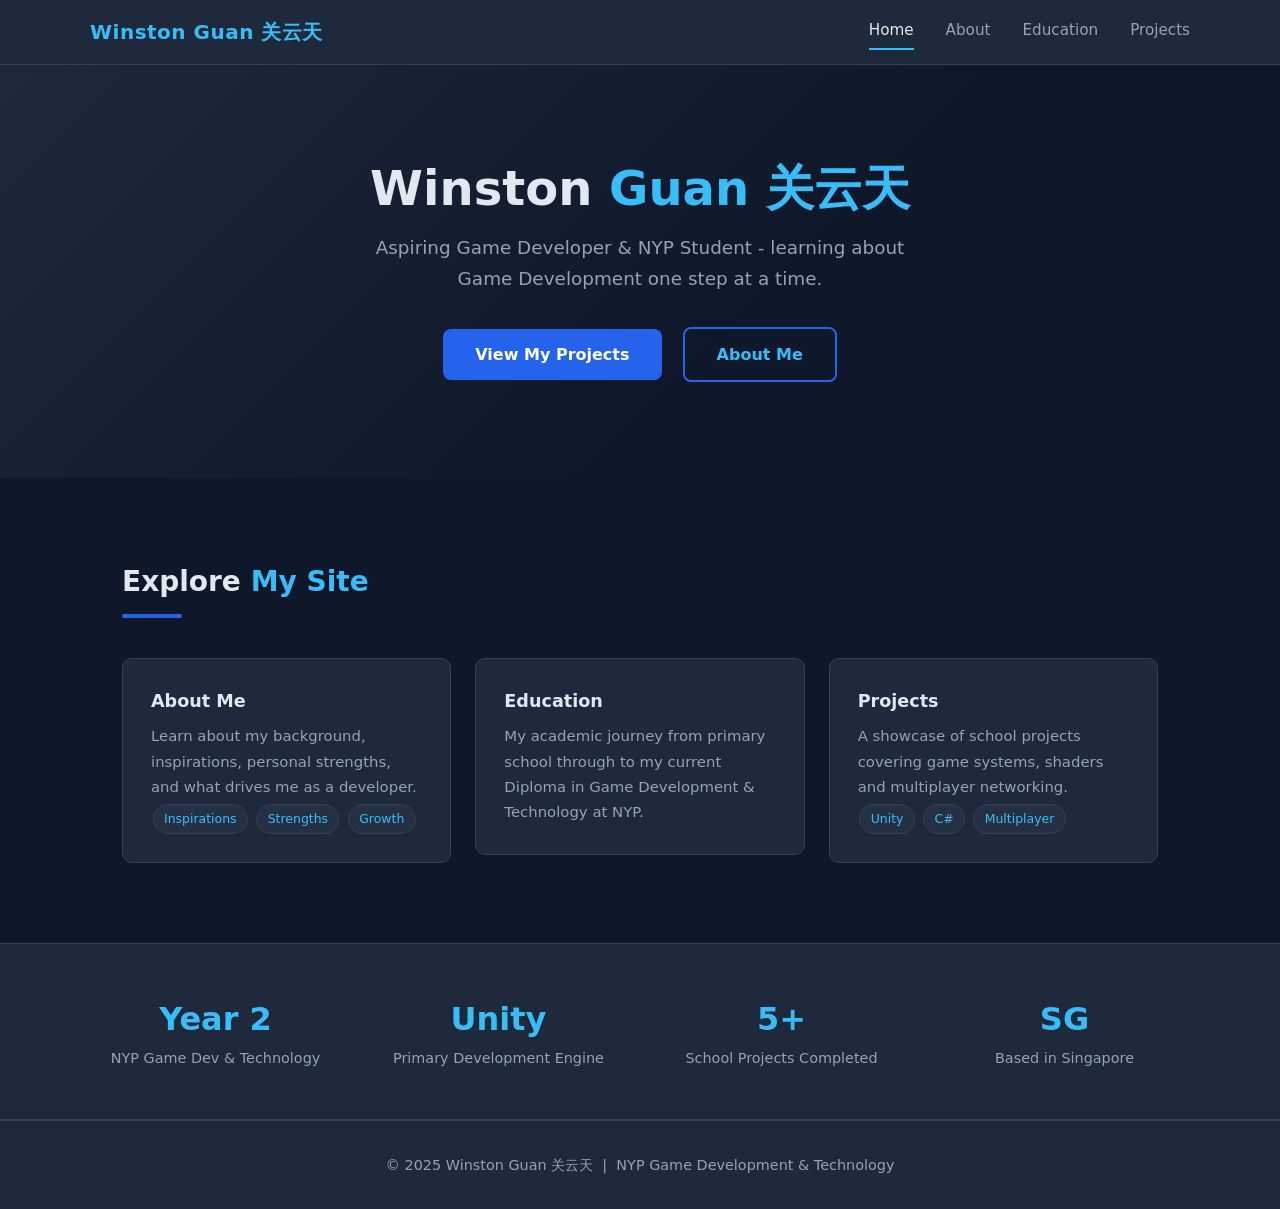
<file: index.html>
<!DOCTYPE html>
<html lang="en">
<head>
  <meta charset="UTF-8">
  <meta name="viewport" content="width=device-width, initial-scale=1.0">
  <title>Winston Guan — Game Developer Portfolio</title>
  <link rel="stylesheet" href="css/style.css">
</head>
<body>

  <header>
    <div class="nav-inner">
      <span class="nav-logo">Winston Guan 关云天</span>
      <nav>
        <a href="index.html" class="active">Home</a>
        <a href="aboutme.html">About</a>
        <a href="education.html">Education</a>
        <a href="projects.html">Projects</a>
      </nav>
    </div>
  </header>

  <!-- Hero Section -->
  <section class="hero">
    <h1>Winston <span>Guan 关云天</span></h1>
    <p>
      Aspiring Game Developer &amp; NYP Student - learning about Game Development
      one step at a time.
    </p>
    <a href="projects.html" class="btn">View My Projects</a>
    <a href="aboutme.html" class="btn btn-outline">About Me</a>
  </section>

  <!-- Quick Nav Cards -->
  <div class="container">
    <h2 class="section-title">Explore <span>My Site</span></h2>
    <div class="section-divider"></div>

    <div class="card-grid">

      <a href="aboutme.html" style="text-decoration: none;">
        <div class="card">
          <h3>About Me</h3>
          <p>
            Learn about my background, inspirations, personal strengths, 
            and what drives me as a developer.
          </p>
          <span class="tag">Inspirations</span>
          <span class="tag">Strengths</span>
          <span class="tag">Growth</span>
        </div>
      </a>

      <a href="education.html" style="text-decoration: none;">
        <div class="card">
          <h3>Education</h3>
          <p>
            My academic journey from primary school through to my current 
            Diploma in Game Development & Technology at NYP.
          </p>
        </div>
      </a>

      <a href="projects.html" style="text-decoration: none;">
        <div class="card">
          <h3>Projects</h3>
          <p>
            A showcase of school projects covering game systems, shaders and 
            multiplayer networking.
          </p>
          <span class="tag">Unity</span>
          <span class="tag">C#</span>
          <span class="tag">Multiplayer</span>
        </div>
      </a>

    </div>
  </div>

  <!-- Brief Intro Strip -->
  <div style="background: var(--surface); border-top: 1px solid var(--border); border-bottom: 1px solid var(--border); padding: 3rem 2rem;">
    <div style="max-width: 1100px; margin: 0 auto; display: grid; grid-template-columns: repeat(auto-fit, minmax(200px, 1fr)); gap: 2rem; text-align: center;">
      <div>
        <div style="font-size: 2rem; font-weight: 800; color: var(--accent);">Year 2</div>
        <div style="color: var(--text-muted); font-size: 0.9rem;">NYP Game Dev & Technology</div>
      </div>
      <div>
        <div style="font-size: 2rem; font-weight: 800; color: var(--accent);">Unity</div>
        <div style="color: var(--text-muted); font-size: 0.9rem;">Primary Development Engine</div>
      </div>
      <div>
        <div style="font-size: 2rem; font-weight: 800; color: var(--accent);">5+</div>
        <div style="color: var(--text-muted); font-size: 0.9rem;">School Projects Completed</div>
      </div>
      <div>
        <div style="font-size: 2rem; font-weight: 800; color: var(--accent);">SG</div>
        <div style="color: var(--text-muted); font-size: 0.9rem;">Based in Singapore</div>
      </div>
    </div>
  </div>

  <footer>
    <p>© 2025 Winston Guan 关云天 &nbsp;|&nbsp; NYP Game Development & Technology</p>
  </footer>

</body>
</html>
</file>
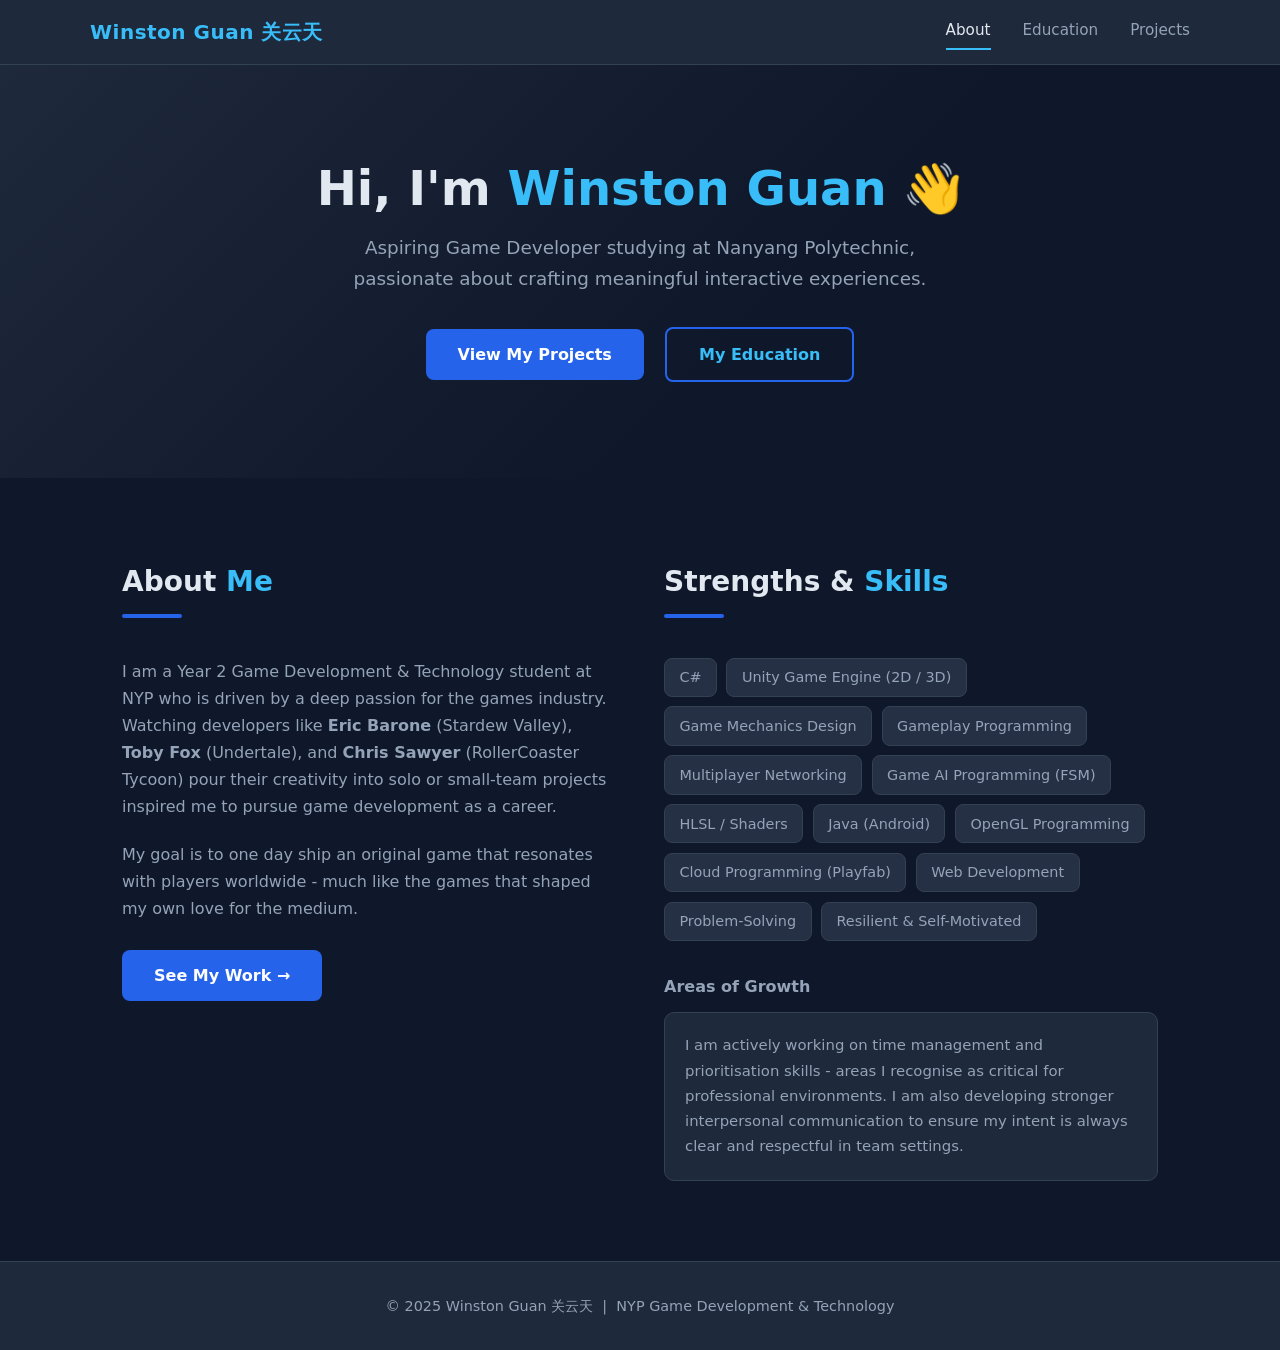
<file: aboutme.html>
<!DOCTYPE html>
<html lang="en">
<head>
  <meta charset="UTF-8">
  <meta name="viewport" content="width=device-width, initial-scale=1.0">
  <title>Winston Guan — Game Developer</title>
  <link rel="stylesheet" href="css/style.css">
</head>
<body>

  <header>
    <div class="nav-inner">
      <span class="nav-logo">Winston Guan 关云天</span>
      <nav>
        <a href="index.html" class="active">About</a>
        <a href="education.html">Education</a>
        <a href="projects.html">Projects</a>
      </nav>
    </div>
  </header>

  <!-- Hero -->
  <section class="hero">
    <h1>Hi, I'm <span>Winston Guan</span> 👋</h1>
    <p>Aspiring Game Developer studying at Nanyang Polytechnic, passionate about crafting meaningful interactive experiences.</p>
    <a href="projects.html" class="btn">View My Projects</a>
    <a href="education.html" class="btn btn-outline">My Education</a>
  </section>

  <!-- About -->
  <div class="container">
    <div class="two-col">

      <div>
        <h2 class="section-title">About <span>Me</span></h2>
        <div class="section-divider"></div>
        <p style="color: var(--text-muted); margin-bottom: 1.25rem;">
          I am a Year 2 Game Development & Technology student at NYP who is driven by a deep passion for the games industry.
          Watching developers like <strong>Eric Barone</strong> (Stardew Valley), <strong>Toby Fox</strong> (Undertale), and 
          <strong>Chris Sawyer</strong> (RollerCoaster Tycoon) pour their creativity into solo or small-team projects inspired me 
          to pursue game development as a career.
        </p>
        <p style="color: var(--text-muted); margin-bottom: 1.25rem;">
          My goal is to one day ship an original game that resonates with players worldwide - much like the games that shaped my 
          own love for the medium.
        </p>
        <a href="projects.html" class="btn" style="margin-top: 0.5rem;">See My Work →</a>
      </div>

      <div>
        <h2 class="section-title" style="margin-bottom: 0.5rem;">Strengths & <span>Skills</span></h2>
        <div class="section-divider"></div>
        <ul class="skill-list" style="margin-bottom: 2rem;">
          <li>C#</li>
          <li>Unity Game Engine (2D / 3D)</li>
          <li>Game Mechanics Design</li>
          <li>Gameplay Programming</li>
          <li>Multiplayer Networking</li>
          <li>Game AI Programming (FSM)</li>
          <li>HLSL / Shaders</li>
          <li>Java (Android)</li>
          <li>OpenGL Programming</li>
          <li>Cloud Programming (Playfab)</li>
          <li>Web Development</li>
          <li>Problem-Solving</li>
          <li>Resilient &amp; Self-Motivated</li>
        </ul>

        <h3 style="font-size: 1rem; margin-bottom: 0.75rem; color: var(--text-muted);">Areas of Growth</h3>
        <div class="card" style="padding: 1.25rem;">
          <p>
            I am actively working on time management and prioritisation skills - areas I recognise as critical for professional 
            environments. I am also developing stronger interpersonal communication to ensure my intent is always clear and 
            respectful in team settings.
          </p>
        </div>
      </div>

    </div>
  </div>

  <footer>
    <p>© 2025 Winston Guan 关云天 &nbsp;|&nbsp; NYP Game Development & Technology</p>
  </footer>

</body>
</html>
</file>
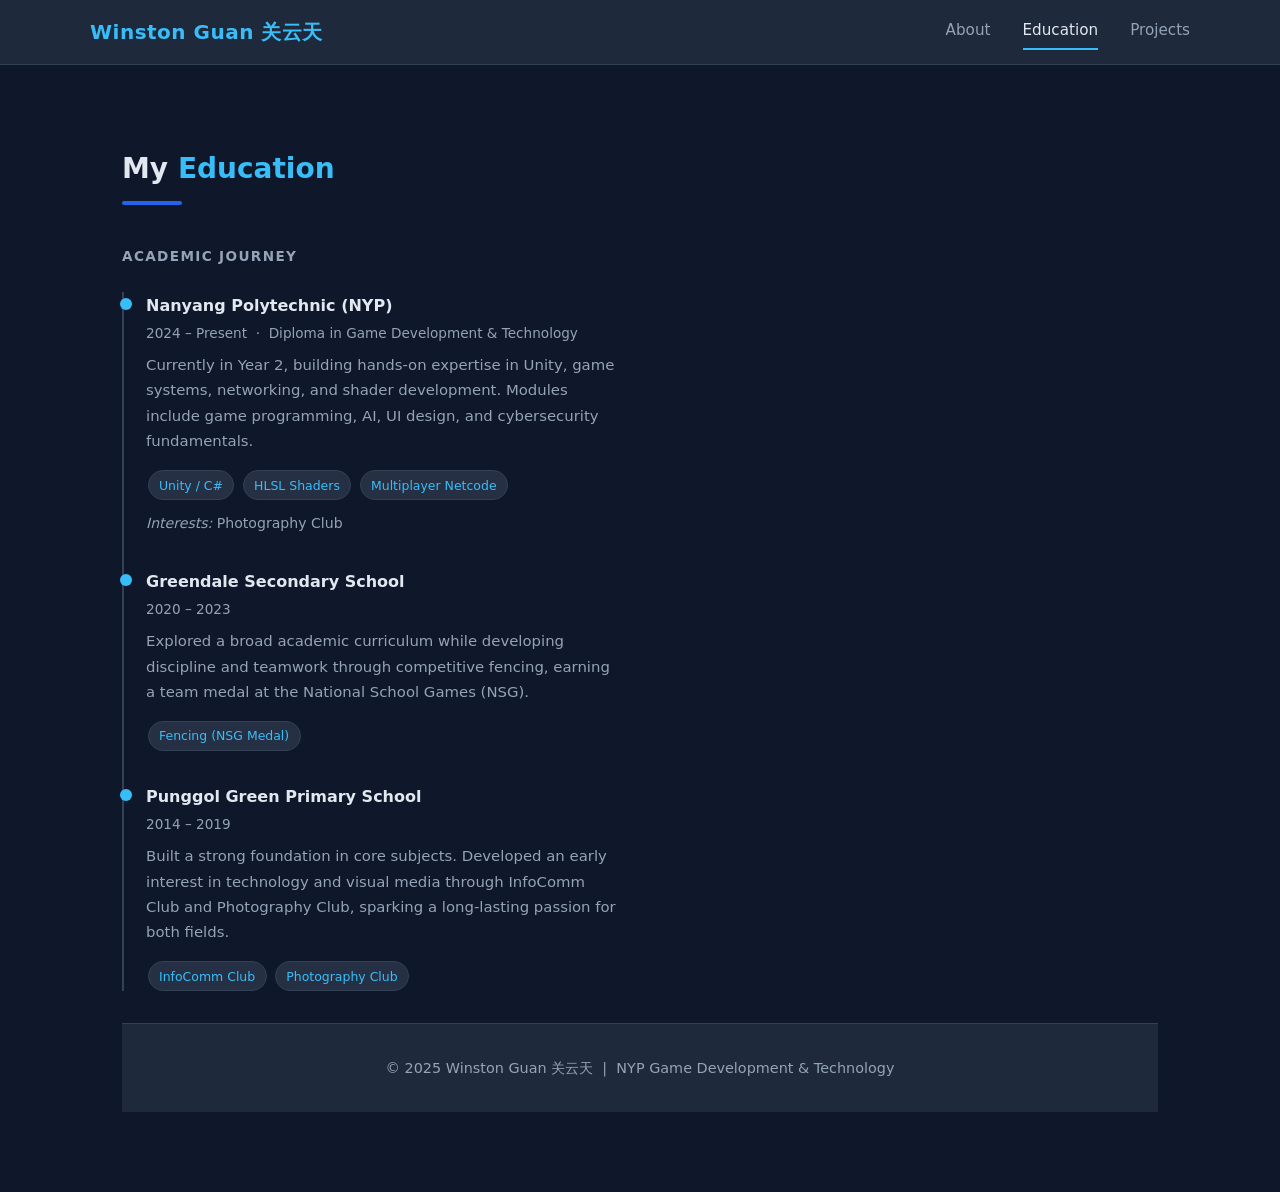
<file: education.html>
<!DOCTYPE html>
<html lang="en">
<head>
  <meta charset="UTF-8">
  <meta name="viewport" content="width=device-width, initial-scale=1.0">
  <title>Education — Winston Guan</title>
  <link rel="stylesheet" href="css/style.css">
</head>
<body>

  <header>
    <div class="nav-inner">
      <span class="nav-logo">Winston Guan 关云天</span>
      <nav>
        <a href="aboutme.html">About</a>
        <a href="education.html" class="active">Education</a>
        <a href="projects.html">Projects</a>
      </nav>
    </div>
  </header>

  <div class="container">
    <h2 class="section-title">My <span>Education</span></h2>
    <div class="section-divider"></div>

    <div class="two-col">
      <!-- Timeline -->
      <div>
        <h3 style="color: var(--text-muted); font-size: 0.85rem; text-transform: uppercase; letter-spacing: 0.1em; margin-bottom: 1.5rem;">Academic Journey</h3>
        <div class="timeline">

          <div class="timeline-item" id="tri">
            <h3>Nanyang Polytechnic (NYP)</h3>
            <div class="meta">2024 – Present &nbsp;·&nbsp; Diploma in Game Development & Technology</div>
            <p>
              Currently in Year 2, building hands-on expertise in Unity, game systems, networking, and shader development.
              Modules include game programming, AI, UI design, and cybersecurity fundamentals.
            </p>
            <div style="margin-top: 0.75rem;">
              <span class="tag">Unity / C#</span>
              <span class="tag">HLSL Shaders</span>
              <span class="tag">Multiplayer Netcode</span>
            </div>
            <p style="margin-top: 0.75rem; font-size: 0.88rem; color: var(--text-muted);">
              <em>Interests:</em> Photography Club
            </p>
          </div>

          <div class="timeline-item" id="sec">
            <h3>Greendale Secondary School</h3>
            <div class="meta">2020 – 2023</div>
            <p>
              Explored a broad academic curriculum while developing discipline and teamwork through competitive fencing, 
              earning a team medal at the National School Games (NSG).
            </p>
            <div style="margin-top: 0.75rem;">
              <span class="tag">Fencing (NSG Medal)</span>
            </div>
          </div>

          <div class="timeline-item" id="pri">
            <h3>Punggol Green Primary School</h3>
            <div class="meta">2014 – 2019</div>
            <p>
              Built a strong foundation in core subjects. Developed an early interest in technology and visual media through 
              InfoComm Club and Photography Club, sparking a long-lasting passion for both fields.
            </p>
            <div style="margin-top: 0.75rem;">
              <span class="tag">InfoComm Club</span>
              <span class="tag">Photography Club</span>
            </div>
          </div>

        </div>
      </div>
    </div>

  <footer>
    <p>© 2025 Winston Guan 关云天 &nbsp;|&nbsp; NYP Game Development & Technology</p>
  </footer>

</body>
</html>
</file>
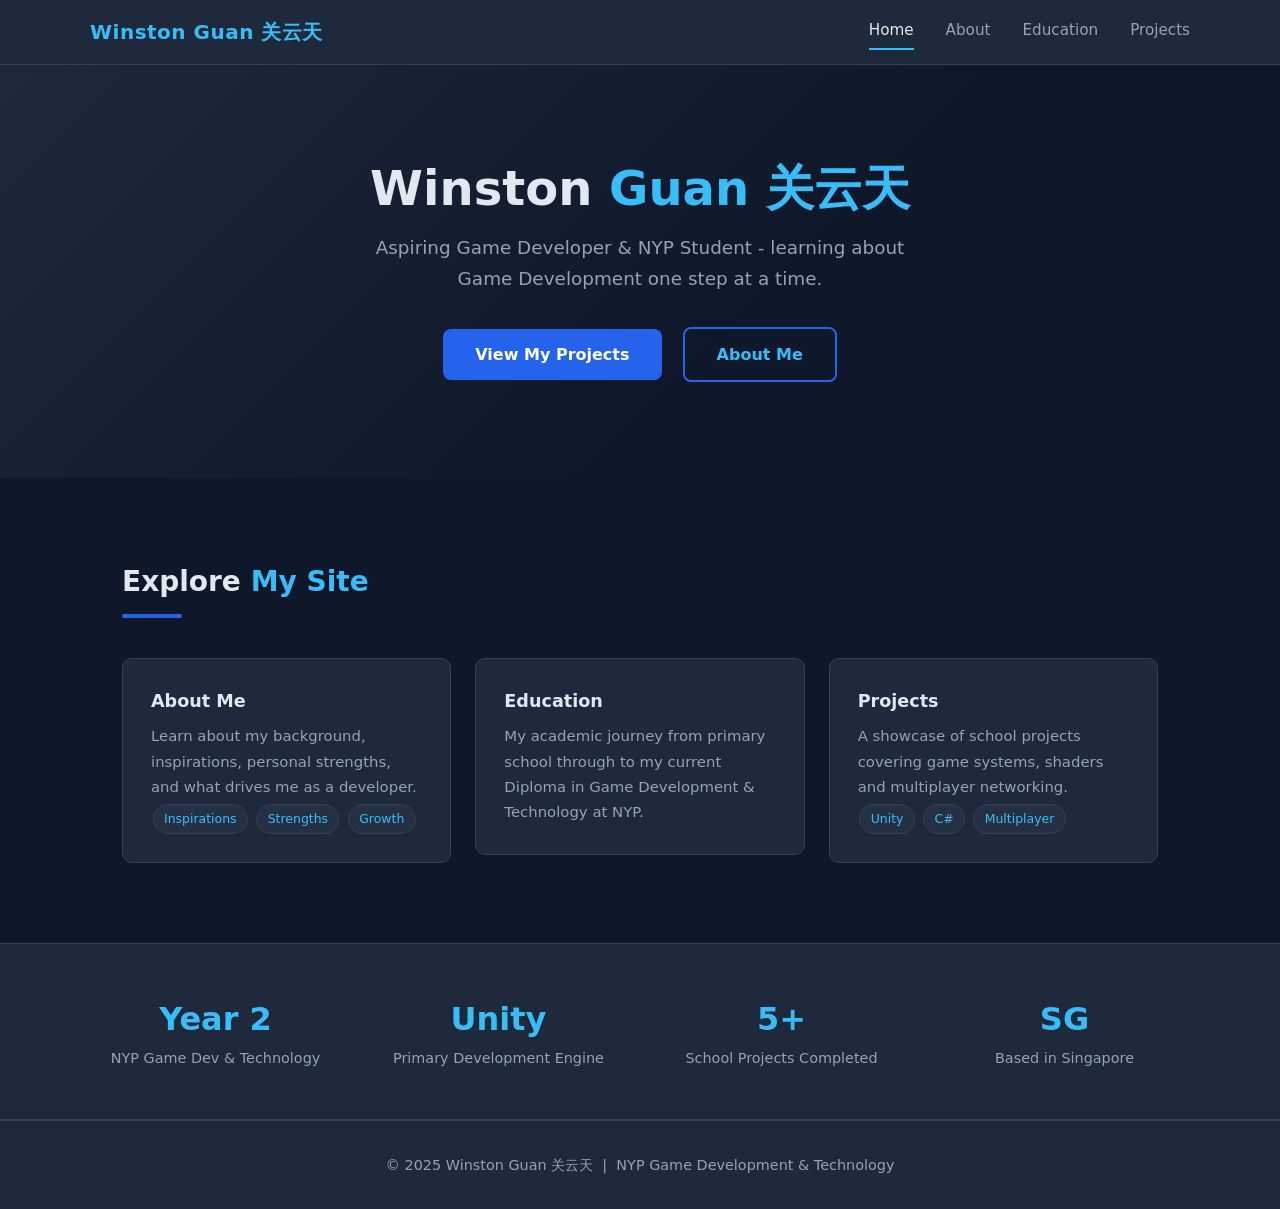
<file: main.html>
<!DOCTYPE html>
<html lang="en">
<head>
  <meta charset="UTF-8">
  <meta name="viewport" content="width=device-width, initial-scale=1.0">
  <title>Winston Guan — Game Developer Portfolio</title>
  <link rel="stylesheet" href="css/style.css">
</head>
<body>

  <header>
    <div class="nav-inner">
      <span class="nav-logo">Winston Guan 关云天</span>
      <nav>
        <a href="index.html" class="active">Home</a>
        <a href="aboutme.html">About</a>
        <a href="education.html">Education</a>
        <a href="projects.html">Projects</a>
      </nav>
    </div>
  </header>

  <!-- Hero Section -->
  <section class="hero">
    <h1>Winston <span>Guan 关云天</span></h1>
    <p>
      Aspiring Game Developer &amp; NYP Student - learning about Game Development
      one step at a time.
    </p>
    <a href="projects.html" class="btn">View My Projects</a>
    <a href="aboutme.html" class="btn btn-outline">About Me</a>
  </section>

  <!-- Quick Nav Cards -->
  <div class="container">
    <h2 class="section-title">Explore <span>My Site</span></h2>
    <div class="section-divider"></div>

    <div class="card-grid">

      <a href="aboutme.html" style="text-decoration: none;">
        <div class="card">
          <h3>About Me</h3>
          <p>
            Learn about my background, inspirations, personal strengths, 
            and what drives me as a developer.
          </p>
          <span class="tag">Inspirations</span>
          <span class="tag">Strengths</span>
          <span class="tag">Growth</span>
        </div>
      </a>

      <a href="education.html" style="text-decoration: none;">
        <div class="card">
          <h3>Education</h3>
          <p>
            My academic journey from primary school through to my current 
            Diploma in Game Development & Technology at NYP.
          </p>
        </div>
      </a>

      <a href="projects.html" style="text-decoration: none;">
        <div class="card">
          <h3>Projects</h3>
          <p>
            A showcase of school projects covering game systems, shaders and 
            multiplayer networking.
          </p>
          <span class="tag">Unity</span>
          <span class="tag">C#</span>
          <span class="tag">Multiplayer</span>
        </div>
      </a>

    </div>
  </div>

  <!-- Brief Intro Strip -->
  <div style="background: var(--surface); border-top: 1px solid var(--border); border-bottom: 1px solid var(--border); padding: 3rem 2rem;">
    <div style="max-width: 1100px; margin: 0 auto; display: grid; grid-template-columns: repeat(auto-fit, minmax(200px, 1fr)); gap: 2rem; text-align: center;">
      <div>
        <div style="font-size: 2rem; font-weight: 800; color: var(--accent);">Year 2</div>
        <div style="color: var(--text-muted); font-size: 0.9rem;">NYP Game Dev & Technology</div>
      </div>
      <div>
        <div style="font-size: 2rem; font-weight: 800; color: var(--accent);">Unity</div>
        <div style="color: var(--text-muted); font-size: 0.9rem;">Primary Development Engine</div>
      </div>
      <div>
        <div style="font-size: 2rem; font-weight: 800; color: var(--accent);">5+</div>
        <div style="color: var(--text-muted); font-size: 0.9rem;">School Projects Completed</div>
      </div>
      <div>
        <div style="font-size: 2rem; font-weight: 800; color: var(--accent);">SG</div>
        <div style="color: var(--text-muted); font-size: 0.9rem;">Based in Singapore</div>
      </div>
    </div>
  </div>

  <footer>
    <p>© 2025 Winston Guan 关云天 &nbsp;|&nbsp; NYP Game Development & Technology</p>
  </footer>

</body>
</html>
</file>
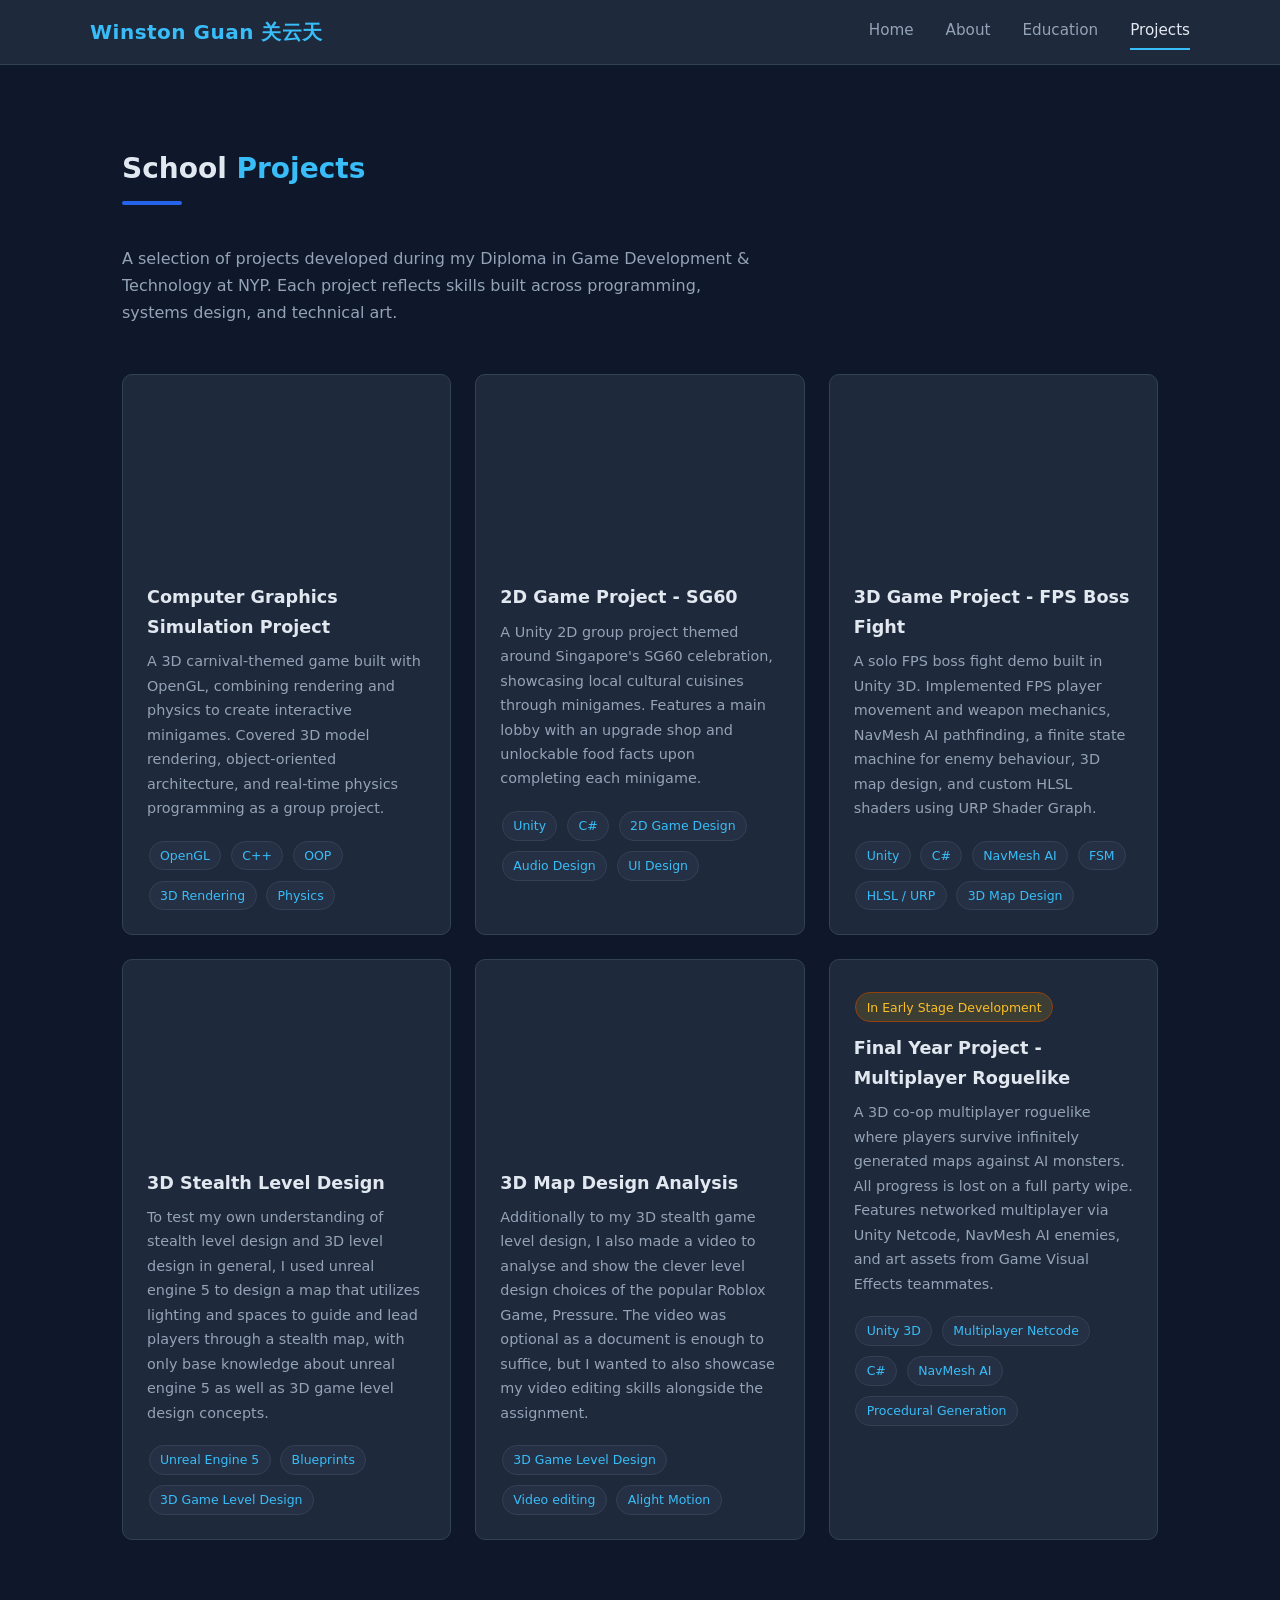
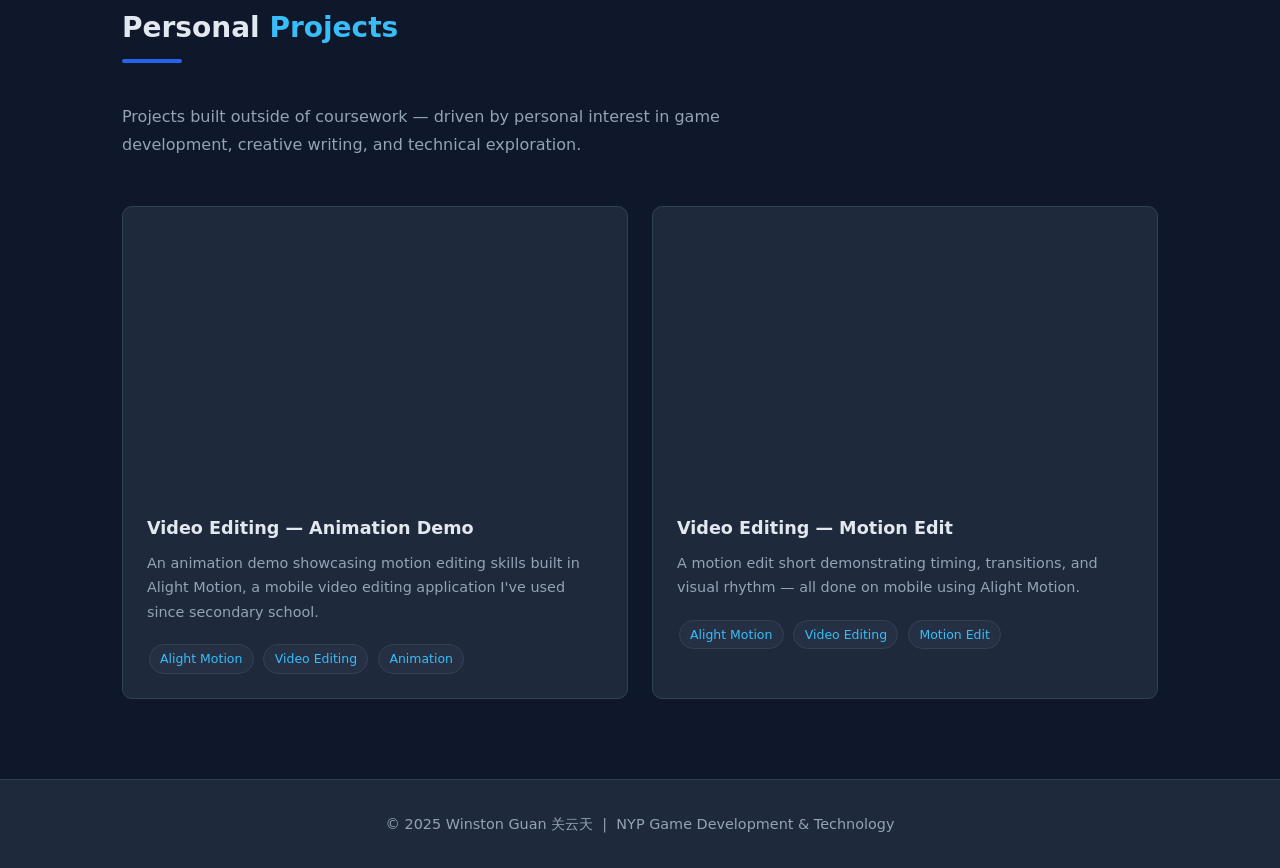
<file: projects.html>
<!DOCTYPE html>
<html lang="en">
<head>
  <meta charset="UTF-8">
  <meta name="viewport" content="width=device-width, initial-scale=1.0">
  <title>Projects — Winston Guan</title>
  <link rel="stylesheet" href="css/style.css">
</head>
<body>

  <header>
    <div class="nav-inner">
      <span class="nav-logo">Winston Guan 关云天</span>
      <nav>
        <a href="index.html">Home</a>
        <a href="aboutme.html">About</a>
        <a href="education.html">Education</a>
        <a href="projects.html" class="active">Projects</a>
      </nav>
    </div>
  </header>

  <div class="container">
    <h2 class="section-title">School <span>Projects</span></h2>
    <div class="section-divider"></div>
    <p style="color: var(--text-muted); max-width: 640px; margin-bottom: 3rem;">
      A selection of projects developed during my Diploma in Game Development &amp; Technology at NYP.
      Each project reflects skills built across programming, systems design, and technical art.
    </p>

    <div class="card-grid">

      <!-- Project 1 -->
      <div class="project-card">
        <div class="video-wrapper">
          <iframe
            src="https://www.youtube.com/embed/wsAU1Gjw6PQ?si=tSo3JdcQal4o3w1C"
            title="Computer Graphics Simulation Project"
            allowfullscreen
            allow="accelerometer; autoplay; clipboard-write; encrypted-media; gyroscope; picture-in-picture">
          </iframe>
        </div>
        <div class="project-card-body">
          <h3>Computer Graphics Simulation Project</h3>
          <p>
            A 3D carnival-themed game built with OpenGL, combining rendering and physics to create
            interactive minigames. Covered 3D model rendering, object-oriented architecture,
            and real-time physics programming as a group project.
          </p>
          <div class="tag-row">
            <span class="tag">OpenGL</span>
            <span class="tag">C++</span>
            <span class="tag">OOP</span>
            <span class="tag">3D Rendering</span>
            <span class="tag">Physics</span>
          </div>
        </div>
      </div>

      <!-- Project 2 -->
      <div class="project-card">
        <div class="video-wrapper">
          <iframe
            src="https://www.youtube.com/embed/0fo89agWXZI?si=OflY2qKVUpMWUynC"
            title="2D Unity Game Project"
            allowfullscreen
            allow="accelerometer; autoplay; clipboard-write; encrypted-media; gyroscope; picture-in-picture">
          </iframe>
        </div>
        <div class="project-card-body">
          <h3>2D Game Project - SG60</h3>
          <p>
            A Unity 2D group project themed around Singapore's SG60 celebration, showcasing local
            cultural cuisines through minigames. Features a main lobby with an upgrade shop and
            unlockable food facts upon completing each minigame.
          </p>
          <div class="tag-row">
            <span class="tag">Unity</span>
            <span class="tag">C#</span>
            <span class="tag">2D Game Design</span>
            <span class="tag">Audio Design</span>
            <span class="tag">UI Design</span>
          </div>
        </div>
      </div>

      <!-- Project 3 -->
      <div class="project-card">
        <div class="video-wrapper">
          <iframe
            src="https://www.youtube.com/embed/dJzjSWBdEEU?si=WRdiDXq2w09ZhCrD"
            title="3D Unity Game Project"
            allowfullscreen
            allow="accelerometer; autoplay; clipboard-write; encrypted-media; gyroscope; picture-in-picture">
          </iframe>
        </div>
        <div class="project-card-body">
          <h3>3D Game Project - FPS Boss Fight</h3>
          <p>
            A solo FPS boss fight demo built in Unity 3D. Implemented FPS player movement and weapon
            mechanics, NavMesh AI pathfinding, a finite state machine for enemy behaviour,
            3D map design, and custom HLSL shaders using URP Shader Graph.
          </p>
          <div class="tag-row">
            <span class="tag">Unity</span>
            <span class="tag">C#</span>
            <span class="tag">NavMesh AI</span>
            <span class="tag">FSM</span>
            <span class="tag">HLSL / URP</span>
            <span class="tag">3D Map Design</span>
          </div>
        </div>
      </div>

      <!-- Project 4 -->
      <div class="project-card">
        <div class="video-wrapper">
          <iframe
            src="https://www.youtube.com/embed/5gWwFuUlCCw"
            title="My 3D Stealth Level Design"
            allowfullscreen
            allow="accelerometer; autoplay; clipboard-write; encrypted-media; gyroscope; picture-in-picture">
          </iframe>
        </div>
        <div class="project-card-body">
          <h3>3D Stealth Level Design</h3>
          <p>
            To test my own understanding of stealth level design and 3D level design in general, 
            I used unreal engine 5 to design a map that utilizes lighting and spaces to guide and lead players 
            through a stealth map, with only base knowledge about unreal engine 5 as well as 3D game level design 
            concepts.
          </p>
          <div class="tag-row">
            <span class="tag">Unreal Engine 5</span>
            <span class="tag">Blueprints</span>
            <span class="tag">3D Game Level Design</span>
          </div>
        </div>
      </div>

      <!-- Project 5 -->
      <div class="project-card">
        <div class="video-wrapper">
          <iframe
            src="https://www.youtube.com/embed/NkX9G8w7Zw8"
            title="3D Map Design Analysis"
            allowfullscreen
            allow="accelerometer; autoplay; clipboard-write; encrypted-media; gyroscope; picture-in-picture">
          </iframe>
        </div>
        <div class="project-card-body">
          <h3>3D Map Design Analysis</h3>
          <p>
            Additionally to my 3D stealth game level design, I also made a video to analyse and show the 
            clever level design choices of the popular Roblox Game, Pressure. The video was optional as 
            a document is enough to suffice, but I wanted to also showcase my video editing skills 
            alongside the assignment.
          </p>
          <div class="tag-row">
            <span class="tag">3D Game Level Design</span>
            <span class="tag">Video editing</span>
            <span class="tag">Alight Motion</span>
          </div>
        </div>
      </div>

      <!-- Project 6 - FYP -->
      <div class="project-card">
        <div class="project-card-body" style="padding-top: 1.75rem;">
          <div style="display:flex; align-items:center; gap: 0.6rem; margin-bottom: 0.75rem;">
            <span class="tag" style="background: rgba(234,179,8,0.15); color: #fbbf24; border-color: #92400e;">
              In Early Stage Development
            </span>
          </div>
          <h3>Final Year Project - Multiplayer Roguelike</h3>
          <p>
            A 3D co-op multiplayer roguelike where players survive infinitely generated maps against
            AI monsters. All progress is lost on a full party wipe. Features networked multiplayer
            via Unity Netcode, NavMesh AI enemies, and art assets from Game Visual Effects teammates.
          </p>
          <div class="tag-row">
            <span class="tag">Unity 3D</span>
            <span class="tag">Multiplayer Netcode</span>
            <span class="tag">C#</span>
            <span class="tag">NavMesh AI</span>
            <span class="tag">Procedural Generation</span>
          </div>
        </div>
      </div>
    </div>

    <!-- Personal Projects Section -->
    <h2 class="section-title" style="margin-top: 4rem;">Personal <span>Projects</span></h2>
    <div class="section-divider"></div>
    <p style="color: var(--text-muted); max-width: 640px; margin-bottom: 3rem;">
      Projects built outside of coursework — driven by personal interest in game development,
      creative writing, and technical exploration.
    </p>

    <div class="card-grid">

      <!-- Personal Project 1a - Video Editing (Long-form) -->
      <div class="project-card">
        <div class="video-wrapper">
          <iframe
            src="https://www.youtube.com/embed/yAAKVBJ2-Ck"
            title="Animation Edit"
            allowfullscreen
            allow="accelerometer; autoplay; clipboard-write; encrypted-media; gyroscope; picture-in-picture">
          </iframe>
        </div>
        <div class="project-card-body">
          <h3>Video Editing — Animation Demo</h3>
          <p>
            An animation demo showcasing motion editing skills built in Alight Motion,
            a mobile video editing application I've used since secondary school.
          </p>
          <div class="tag-row">
            <span class="tag">Alight Motion</span>
            <span class="tag">Video Editing</span>
            <span class="tag">Animation</span>
          </div>
        </div>
      </div>

      <!-- Personal Project 1b - Video Editing (Short) -->
      <div class="project-card">
        <div class="video-wrapper" style="aspect-ratio: 9/16; max-width: 320px; margin-inline: auto;">
          <iframe
            src="https://www.youtube.com/embed/W-xcT7QFV4U"
            title="Motion Edit Short"
            allowfullscreen
            allow="accelerometer; autoplay; clipboard-write; encrypted-media; gyroscope; picture-in-picture">
          </iframe>
        </div>
        <div class="project-card-body">
          <h3>Video Editing — Motion Edit</h3>
          <p>
            A motion edit short demonstrating timing, transitions, and visual rhythm —
            all done on mobile using Alight Motion.
          </p>
          <div class="tag-row">
            <span class="tag">Alight Motion</span>
            <span class="tag">Video Editing</span>
            <span class="tag">Motion Edit</span>
          </div>
        </div>
      </div>
    </div>
  </div>

  <footer>
    <p>© 2025 Winston Guan 关云天 &nbsp;|&nbsp; NYP Game Development & Technology</p>
  </footer>

</body>
</html>
</file>
<file: css/style.css>
/* ===================== RESET & BASE ===================== */
*, *::before, *::after { box-sizing: border-box; margin: 0; padding: 0; }

:root {
  --primary: #2563eb;
  --primary-dark: #1d4ed8;
  --bg: #0f172a;
  --surface: #1e293b;
  --surface2: #263044;
  --text: #e2e8f0;
  --text-muted: #94a3b8;
  --accent: #38bdf8;
  --border: #334155;
  --radius: 10px;
  --transition: 0.3s ease;
}

html { scroll-behavior: smooth; }

body {
  font-family: 'Segoe UI', system-ui, sans-serif;
  background: var(--bg);
  color: var(--text);
  line-height: 1.7;
}

a { color: var(--accent); text-decoration: none; transition: color var(--transition); }
a:hover { color: var(--primary); }

img { max-width: 100%; border-radius: var(--radius); }

/* ===================== NAVBAR ===================== */
header {
  background: var(--surface);
  border-bottom: 1px solid var(--border);
  position: sticky;
  top: 0;
  z-index: 100;
  padding: 0 2rem;
}

.nav-inner {
  max-width: 1100px;
  margin: 0 auto;
  display: flex;
  align-items: center;
  justify-content: space-between;
  height: 64px;
}

.nav-logo {
  font-size: 1.25rem;
  font-weight: 700;
  color: var(--accent);
  letter-spacing: 0.5px;
}

nav { display: flex; gap: 2rem; }

nav a {
  color: var(--text-muted);
  font-size: 0.95rem;
  font-weight: 500;
  padding: 0.25rem 0;
  border-bottom: 2px solid transparent;
  transition: all var(--transition);
}

nav a:hover, nav a.active {
  color: var(--text);
  border-bottom-color: var(--accent);
}

/* ===================== HERO ===================== */
.hero {
  background: linear-gradient(135deg, var(--surface) 0%, var(--bg) 60%);
  padding: 6rem 2rem;
  text-align: center;
}

.hero h1 {
  font-size: 3rem;
  font-weight: 800;
  line-height: 1.15;
  margin-bottom: 1rem;
}

.hero h1 span { color: var(--accent); }

.hero p {
  color: var(--text-muted);
  font-size: 1.15rem;
  max-width: 580px;
  margin: 0 auto 2rem;
}

.btn {
  display: inline-block;
  background: var(--primary);
  color: #fff;
  padding: 0.75rem 2rem;
  border-radius: 8px;
  font-weight: 600;
  transition: background var(--transition);
}

.btn:hover { background: var(--primary-dark); color: #fff; }

.btn-outline {
  background: transparent;
  border: 2px solid var(--primary);
  color: var(--accent);
  margin-left: 1rem;
}

.btn-outline:hover { background: var(--primary); color: #fff; }

/* ===================== SECTIONS ===================== */
.container { max-width: 1100px; margin: 0 auto; padding: 5rem 2rem; }

.section-title {
  font-size: 1.75rem;
  font-weight: 700;
  margin-bottom: 0.5rem;
  color: var(--text);
}

.section-title span { color: var(--accent); }

.section-divider {
  width: 60px;
  height: 4px;
  background: var(--primary);
  border-radius: 4px;
  margin-bottom: 2.5rem;
}

/* ===================== CARDS ===================== */
.card-grid {
  display: grid;
  grid-template-columns: repeat(auto-fit, minmax(300px, 1fr));
  gap: 1.5rem;
}

.card {
  background: var(--surface);
  border: 1px solid var(--border);
  border-radius: var(--radius);
  padding: 1.75rem;
  transition: transform var(--transition), border-color var(--transition);
}

.card:hover { transform: translateY(-4px); border-color: var(--accent); }

.card h3 { font-size: 1.1rem; margin-bottom: 0.5rem; color: var(--text); }
.card p  { color: var(--text-muted); font-size: 0.93rem; }

.tag {
  display: inline-block;
  background: var(--surface2);
  color: var(--accent);
  font-size: 0.78rem;
  padding: 0.2rem 0.65rem;
  border-radius: 999px;
  margin: 0.25rem 0.1rem 0;
  border: 1px solid var(--border);
}

/* ===================== TWO COLUMN ===================== */
.two-col {
  display: grid;
  grid-template-columns: 1fr 1fr;
  gap: 3rem;
  align-items: start;
}

@media (max-width: 768px) {
  .two-col { grid-template-columns: 1fr; }
  nav { gap: 1rem; }
  .hero h1 { font-size: 2rem; }
}

/* ===================== SKILLS ===================== */
.skill-list { list-style: none; display: flex; flex-wrap: wrap; gap: 0.6rem; }
.skill-list li {
  background: var(--surface2);
  border: 1px solid var(--border);
  border-radius: 8px;
  padding: 0.4rem 0.9rem;
  font-size: 0.9rem;
  color: var(--text-muted);
}

/* ===================== TIMELINE ===================== */
.timeline { position: relative; padding-left: 1.5rem; }
.timeline::before {
  content: '';
  position: absolute;
  left: 0;
  top: 0;
  bottom: 0;
  width: 2px;
  background: var(--border);
}

.timeline-item { position: relative; margin-bottom: 2rem; }
.timeline-item::before {
  content: '';
  position: absolute;
  left: -1.65rem;
  top: 6px;
  width: 12px;
  height: 12px;
  background: var(--accent);
  border-radius: 50%;
}

.timeline-item h3 { font-size: 1rem; font-weight: 600; margin-bottom: 0.2rem; }
.timeline-item .meta { color: var(--text-muted); font-size: 0.85rem; margin-bottom: 0.5rem; }
.timeline-item p { color: var(--text-muted); font-size: 0.93rem; }

/* ===================== TABLE ===================== */
.timetable-wrapper { overflow-x: auto; }

table {
  width: 100%;
  border-collapse: collapse;
  background: var(--surface);
  border-radius: var(--radius);
  overflow: hidden;
}

th, td {
  padding: 0.85rem 1rem;
  text-align: center;
  border: 1px solid var(--border);
  font-size: 0.9rem;
}

th {
  background: var(--surface2);
  color: var(--accent);
  font-weight: 600;
  text-transform: uppercase;
  font-size: 0.8rem;
  letter-spacing: 0.05em;
}

td { color: var(--text-muted); }
td:not(:empty) { color: var(--text); background: rgba(56, 189, 248, 0.05); }

/* ===================== PROJECT CARDS ===================== */
.project-card {
  background: var(--surface);
  border: 1px solid var(--border);
  border-radius: var(--radius);
  overflow: hidden;
  transition: transform var(--transition), border-color var(--transition);
}

.project-card:hover { transform: translateY(-4px); border-color: var(--accent); }

.project-card-body { padding: 1.5rem; }
.project-card h3 { font-size: 1.1rem; margin-bottom: 0.4rem; }
.project-card p  { color: var(--text-muted); font-size: 0.9rem; margin-bottom: 1rem; }
.project-card .tag-row { display: flex; flex-wrap: wrap; gap: 0.4rem; }

/* ===================== VIDEO EMBED ===================== */
.video-wrapper {
  position: relative;
  padding-bottom: 56.25%; /* 16:9 ratio */
  height: 0;
  overflow: hidden;
  border-radius: var(--radius) var(--radius) 0 0;
}

.video-wrapper iframe {
  position: absolute;
  inset: 0;
  width: 100%;
  height: 100%;
  border: none;
}

/* ===================== FOOTER ===================== */
footer {
  background: var(--surface);
  border-top: 1px solid var(--border);
  text-align: center;
  padding: 2rem;
  color: var(--text-muted);
  font-size: 0.9rem;
}

footer a { color: var(--accent); }
</file>
